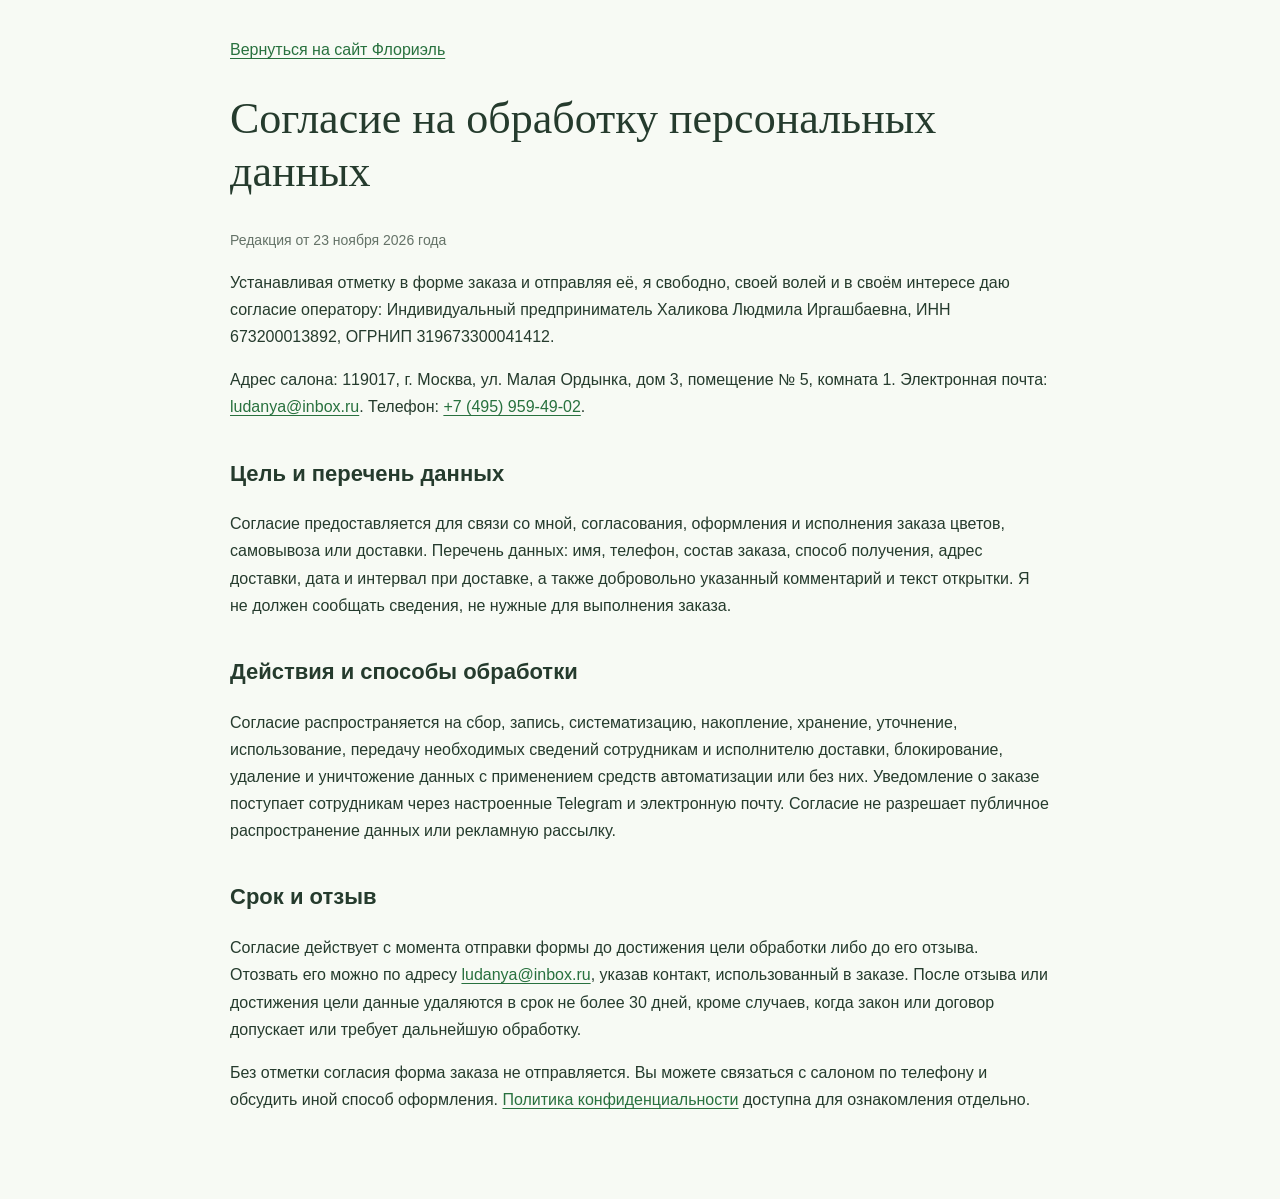
<file: public_html/consent.html>
<!doctype html><html lang="ru"><head><meta charset="UTF-8"><meta name="viewport" content="width=device-width,initial-scale=1"><meta name="robots" content="noindex, nofollow"><title>Согласие на обработку персональных данных — Флориэль</title><style>*{box-sizing:border-box}body{margin:0;background:#f7faf4;color:#253b2d;font:16px/1.7 Arial,sans-serif}main{width:min(820px,calc(100% - 40px));margin:0 auto;padding:36px 0 70px}h1{font:400 clamp(30px,6vw,44px)/1.2 Georgia,serif;margin:30px 0}h2{font-size:22px;margin-top:34px}a{color:#28713e;text-underline-offset:3px}.date{color:#647267;font-size:14px}li{margin:8px 0}a:focus-visible{outline:2px solid #28713e;outline-offset:4px}</style></head><body><main><a href="/">Вернуться на сайт Флориэль</a><h1>Согласие на обработку персональных данных</h1><p class="date">Редакция от 23 ноября 2026 года</p><p>Устанавливая отметку в форме заказа и отправляя её, я свободно, своей волей и в своём интересе даю согласие оператору: Индивидуальный предприниматель Халикова Людмила Иргашбаевна, ИНН 673200013892, ОГРНИП 319673300041412.</p><p>Адрес салона: 119017, г. Москва, ул. Малая Ордынка, дом 3, помещение № 5, комната 1. Электронная почта: <a href="mailto:ludanya@inbox.ru">ludanya@inbox.ru</a>. Телефон: <a href="tel:+74959594902">+7 (495) 959-49-02</a>.</p><h2>Цель и перечень данных</h2><p>Согласие предоставляется для связи со мной, согласования, оформления и исполнения заказа цветов, самовывоза или доставки. Перечень данных: имя, телефон, состав заказа, способ получения, адрес доставки, дата и интервал при доставке, а также добровольно указанный комментарий и текст открытки. Я не должен сообщать сведения, не нужные для выполнения заказа.</p><h2>Действия и способы обработки</h2><p>Согласие распространяется на сбор, запись, систематизацию, накопление, хранение, уточнение, использование, передачу необходимых сведений сотрудникам и исполнителю доставки, блокирование, удаление и уничтожение данных с применением средств автоматизации или без них. Уведомление о заказе поступает сотрудникам через настроенные Telegram и электронную почту. Согласие не разрешает публичное распространение данных или рекламную рассылку.</p><h2>Срок и отзыв</h2><p>Согласие действует с момента отправки формы до достижения цели обработки либо до его отзыва. Отозвать его можно по адресу <a href="mailto:ludanya@inbox.ru">ludanya@inbox.ru</a>, указав контакт, использованный в заказе. После отзыва или достижения цели данные удаляются в срок не более 30 дней, кроме случаев, когда закон или договор допускает или требует дальнейшую обработку.</p><p>Без отметки согласия форма заказа не отправляется. Вы можете связаться с салоном по телефону и обсудить иной способ оформления. <a href="/privacy.html">Политика конфиденциальности</a> доступна для ознакомления отдельно.</p></main></body></html>
</file>
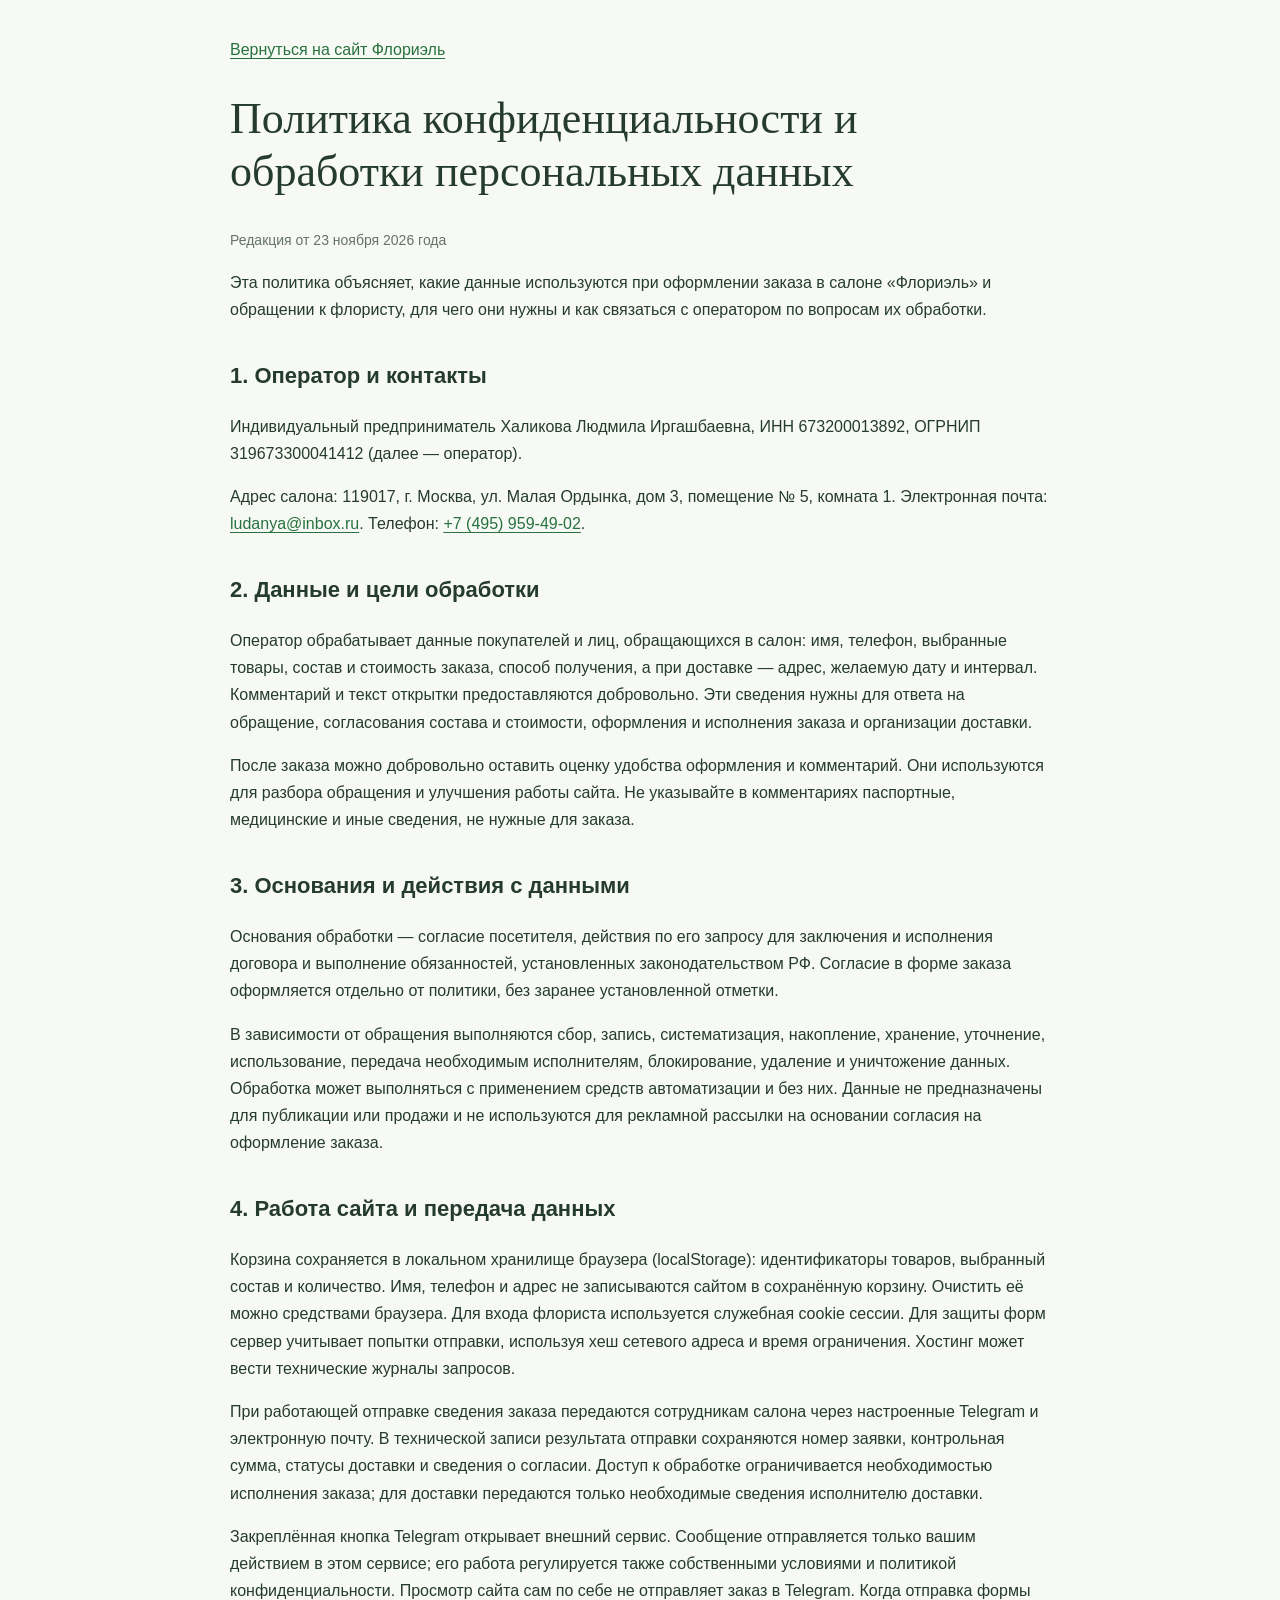
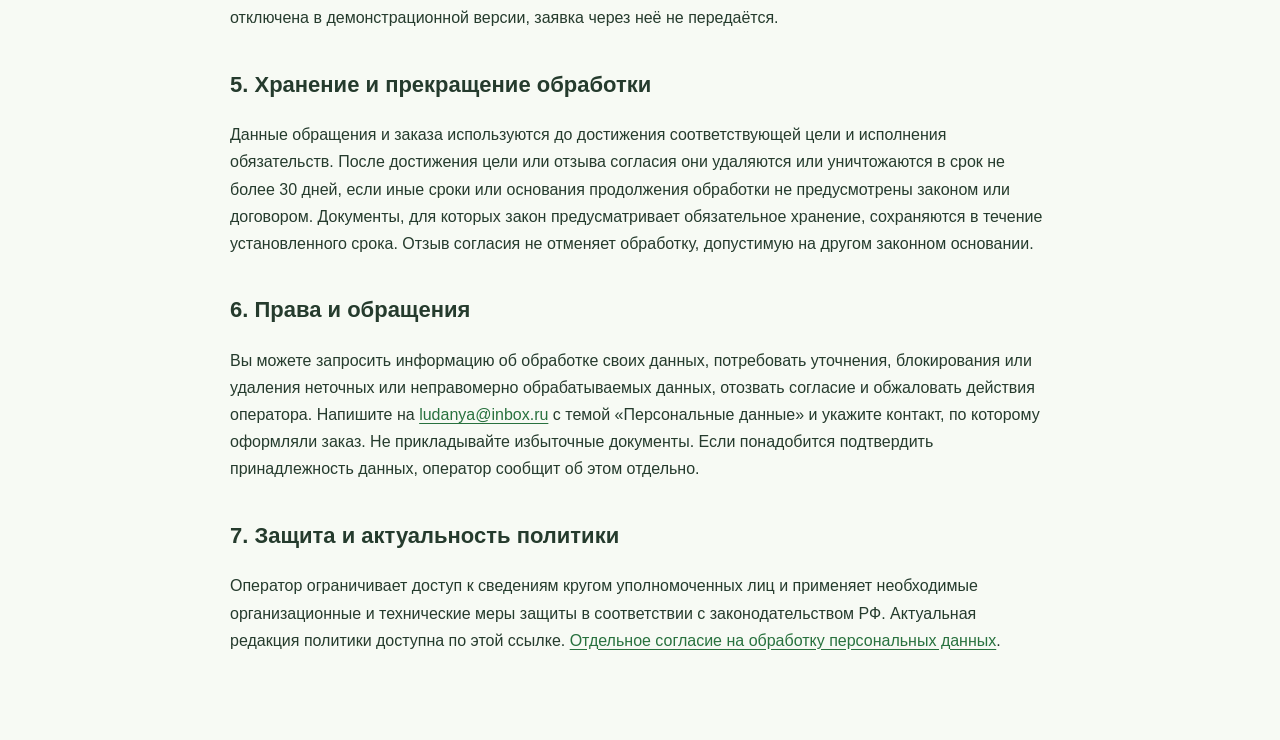
<file: public_html/privacy.html>
<!doctype html><html lang="ru"><head><meta charset="UTF-8"><meta name="viewport" content="width=device-width,initial-scale=1"><meta name="robots" content="noindex, nofollow"><title>Политика конфиденциальности и обработки персональных данных — Флориэль</title><style>*{box-sizing:border-box}body{margin:0;background:#f7faf4;color:#253b2d;font:16px/1.7 Arial,sans-serif}main{width:min(820px,calc(100% - 40px));margin:0 auto;padding:36px 0 70px}h1{font:400 clamp(30px,6vw,44px)/1.2 Georgia,serif;margin:30px 0}h2{font-size:22px;margin-top:34px}a{color:#28713e;text-underline-offset:3px}.date{color:#647267;font-size:14px}li{margin:8px 0}a:focus-visible{outline:2px solid #28713e;outline-offset:4px}</style></head><body><main><a href="/">Вернуться на сайт Флориэль</a><h1>Политика конфиденциальности и обработки персональных данных</h1><p class="date">Редакция от 23 ноября 2026 года</p><p>Эта политика объясняет, какие данные используются при оформлении заказа в салоне «Флориэль» и обращении к флористу, для чего они нужны и как связаться с оператором по вопросам их обработки.</p><h2>1. Оператор и контакты</h2><p>Индивидуальный предприниматель Халикова Людмила Иргашбаевна, ИНН 673200013892, ОГРНИП 319673300041412 (далее — оператор).</p><p>Адрес салона: 119017, г. Москва, ул. Малая Ордынка, дом 3, помещение № 5, комната 1. Электронная почта: <a href="mailto:ludanya@inbox.ru">ludanya@inbox.ru</a>. Телефон: <a href="tel:+74959594902">+7 (495) 959-49-02</a>.</p><h2>2. Данные и цели обработки</h2><p>Оператор обрабатывает данные покупателей и лиц, обращающихся в салон: имя, телефон, выбранные товары, состав и стоимость заказа, способ получения, а при доставке — адрес, желаемую дату и интервал. Комментарий и текст открытки предоставляются добровольно. Эти сведения нужны для ответа на обращение, согласования состава и стоимости, оформления и исполнения заказа и организации доставки.</p><p>После заказа можно добровольно оставить оценку удобства оформления и комментарий. Они используются для разбора обращения и улучшения работы сайта. Не указывайте в комментариях паспортные, медицинские и иные сведения, не нужные для заказа.</p><h2>3. Основания и действия с данными</h2><p>Основания обработки — согласие посетителя, действия по его запросу для заключения и исполнения договора и выполнение обязанностей, установленных законодательством РФ. Согласие в форме заказа оформляется отдельно от политики, без заранее установленной отметки.</p><p>В зависимости от обращения выполняются сбор, запись, систематизация, накопление, хранение, уточнение, использование, передача необходимым исполнителям, блокирование, удаление и уничтожение данных. Обработка может выполняться с применением средств автоматизации и без них. Данные не предназначены для публикации или продажи и не используются для рекламной рассылки на основании согласия на оформление заказа.</p><h2>4. Работа сайта и передача данных</h2><p>Корзина сохраняется в локальном хранилище браузера (localStorage): идентификаторы товаров, выбранный состав и количество. Имя, телефон и адрес не записываются сайтом в сохранённую корзину. Очистить её можно средствами браузера. Для входа флориста используется служебная cookie сессии. Для защиты форм сервер учитывает попытки отправки, используя хеш сетевого адреса и время ограничения. Хостинг может вести технические журналы запросов.</p><p>При работающей отправке сведения заказа передаются сотрудникам салона через настроенные Telegram и электронную почту. В технической записи результата отправки сохраняются номер заявки, контрольная сумма, статусы доставки и сведения о согласии. Доступ к обработке ограничивается необходимостью исполнения заказа; для доставки передаются только необходимые сведения исполнителю доставки.</p><p>Закреплённая кнопка Telegram открывает внешний сервис. Сообщение отправляется только вашим действием в этом сервисе; его работа регулируется также собственными условиями и политикой конфиденциальности. Просмотр сайта сам по себе не отправляет заказ в Telegram. Когда отправка формы отключена в демонстрационной версии, заявка через неё не передаётся.</p><h2>5. Хранение и прекращение обработки</h2><p>Данные обращения и заказа используются до достижения соответствующей цели и исполнения обязательств. После достижения цели или отзыва согласия они удаляются или уничтожаются в срок не более 30 дней, если иные сроки или основания продолжения обработки не предусмотрены законом или договором. Документы, для которых закон предусматривает обязательное хранение, сохраняются в течение установленного срока. Отзыв согласия не отменяет обработку, допустимую на другом законном основании.</p><h2>6. Права и обращения</h2><p>Вы можете запросить информацию об обработке своих данных, потребовать уточнения, блокирования или удаления неточных или неправомерно обрабатываемых данных, отозвать согласие и обжаловать действия оператора. Напишите на <a href="mailto:ludanya@inbox.ru">ludanya@inbox.ru</a> с темой «Персональные данные» и укажите контакт, по которому оформляли заказ. Не прикладывайте избыточные документы. Если понадобится подтвердить принадлежность данных, оператор сообщит об этом отдельно.</p><h2>7. Защита и актуальность политики</h2><p>Оператор ограничивает доступ к сведениям кругом уполномоченных лиц и применяет необходимые организационные и технические меры защиты в соответствии с законодательством РФ. Актуальная редакция политики доступна по этой ссылке. <a href="/consent.html">Отдельное согласие на обработку персональных данных</a>.</p></main></body></html>
</file>
